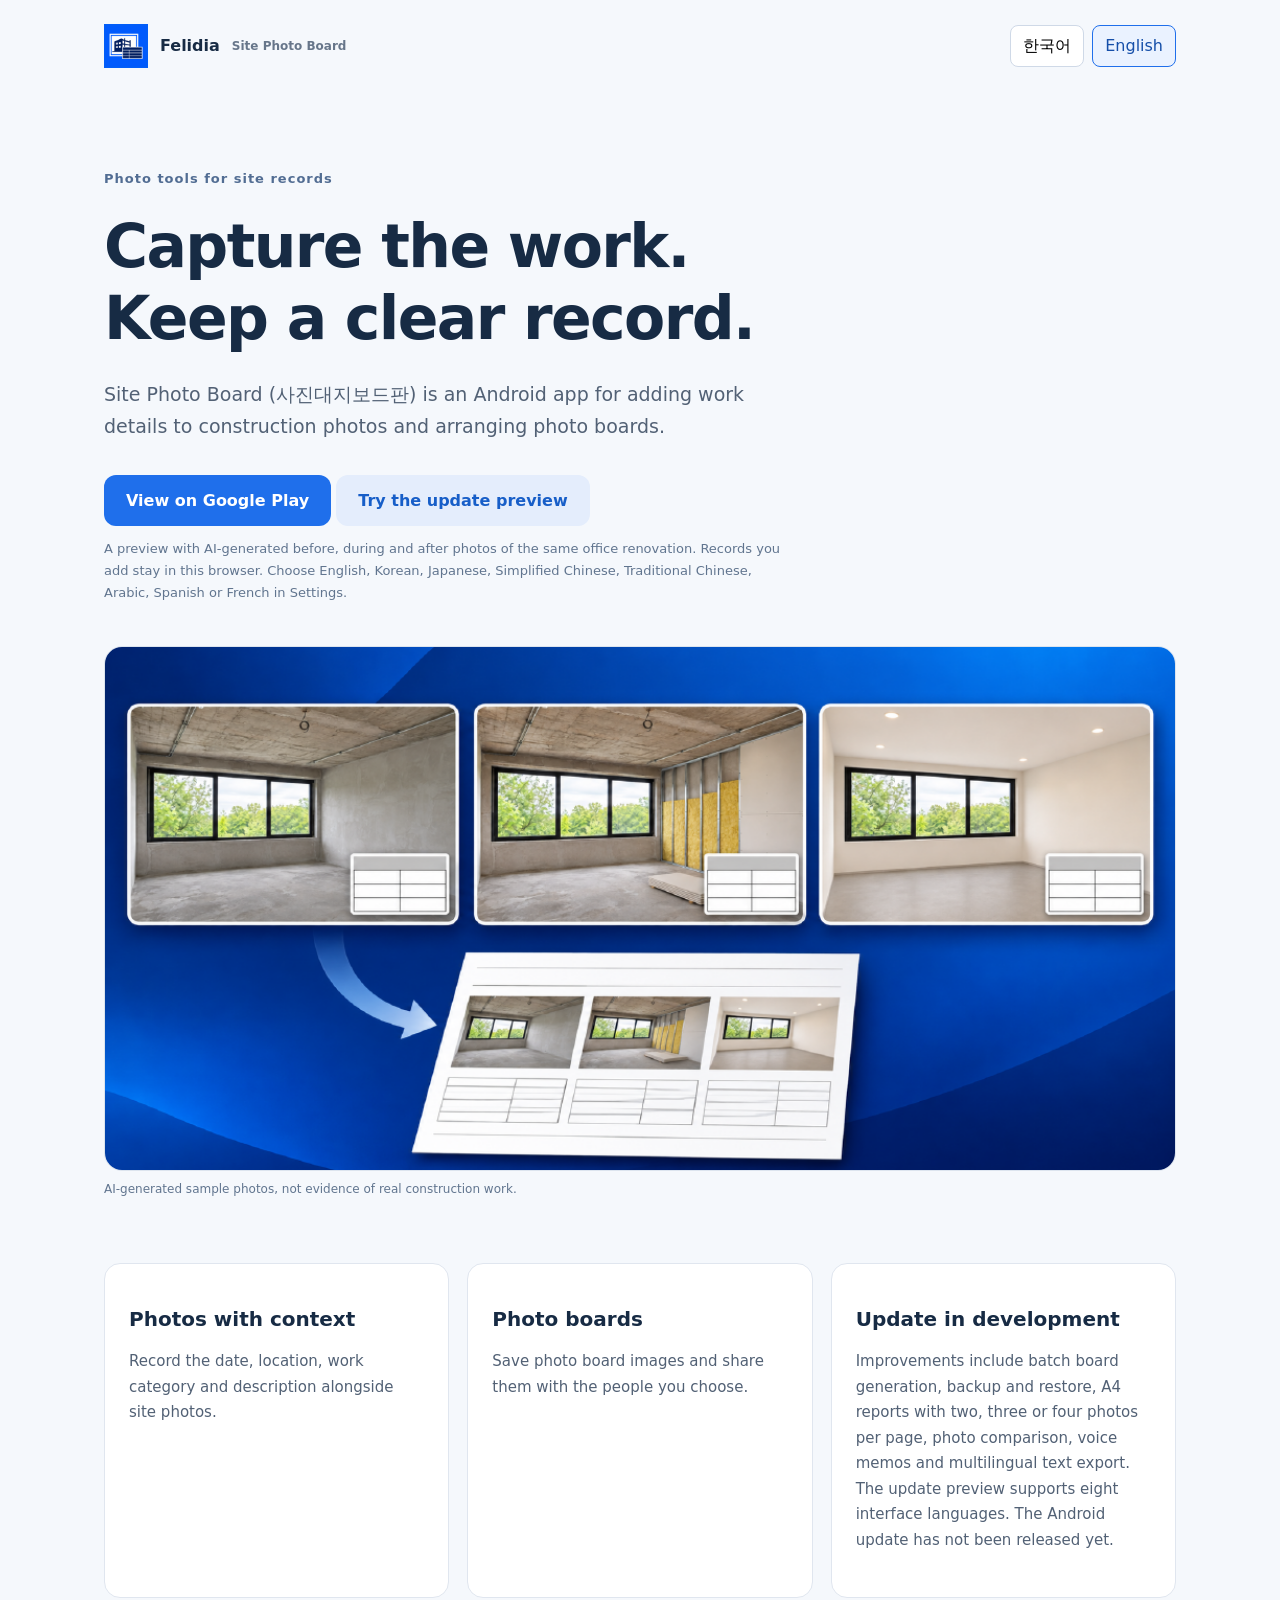
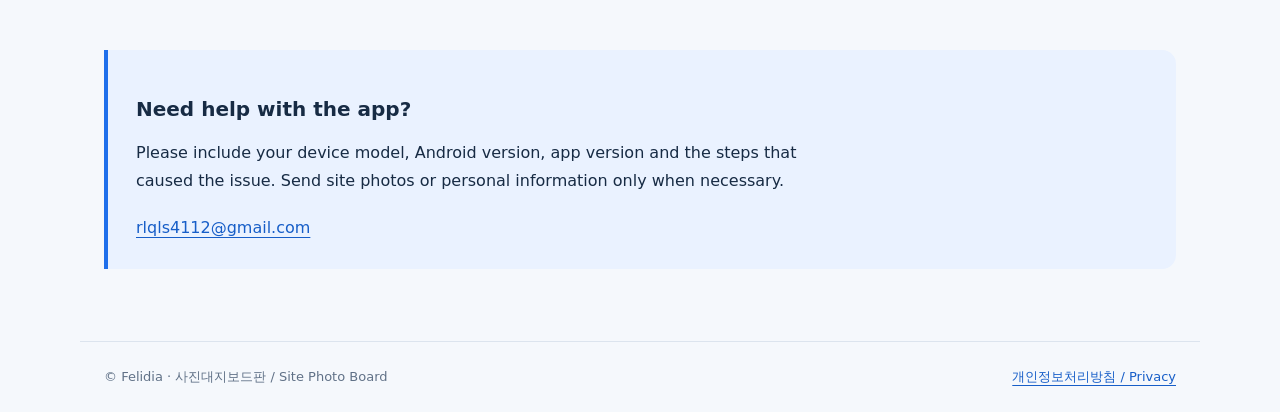
<file: index.html>
<!doctype html><html lang="ko"><head><meta charset="utf-8"><meta name="viewport" content="width=device-width,initial-scale=1"><meta name="description" content="사진대지보드판 / Site Photo Board — official app support by Felidia."><title>사진대지보드판 · Site Photo Board</title><link rel="canonical" href="https://givinkwon.github.io/"><meta property="og:title" content="사진대지보드판 · Site Photo Board"><meta property="og:description" content="현장 사진에 작업 정보를 담고 사진대지와 PDF 보고서로 정리하세요."><meta property="og:image" content="https://givinkwon.github.io/feature-v3.png"><link rel="icon" href="icon.png"><link rel="stylesheet" href="style.css"></head><body>
<header><a class="brand" href="./"><img src="icon.png" alt="" width="44" height="44">Felidia <span>Site Photo Board</span></a><nav aria-label="Language"><button type="button" data-set-lang="ko">한국어</button><button type="button" data-set-lang="en">English</button></nav></header>
<main><section data-lang="ko"><p class="eyebrow">현장 기록을 위한 사진 도구</p><h1>사진으로 남기고,<br>대지로 정리하세요.</h1><p class="lead">사진대지보드판은 공사 현장 사진에 작업 정보를 기록하고, 사진대지로 정리하는 Android 앱입니다.</p><a class="button" href="https://play.google.com/store/apps/details?id=kr.co.aicore.sitephotoboard&hl=ko">Google Play에서 보기</a> <a class="button secondary" href="preview/">개선판 미리보기</a><p class="preview-note">정식 출시 전, 같은 사무실의 시공 전·중·후를 표현한 AI 생성 예시 사진으로 실행되는 미리보기입니다. 입력한 기록은 이 브라우저에 저장됩니다. 한국어·영어·일본어·중국어 간체·번체·아랍어·스페인어·프랑스어 메뉴를 선택할 수 있습니다.</p><figure class="feature"><img src="feature-v3.png" alt="시공 전·중·후 사진을 보드판과 사진대지 보고서로 정리하는 예시" width="1024" height="500"><figcaption>AI 생성 예시 사진 · 실제 공사 증빙이 아닙니다.</figcaption></figure><div class="grid"><article><h2>사진과 작업 설명</h2><p>현장 사진에 날짜·위치·공종·작업 내용을 함께 기록합니다.</p></article><article><h2>사진대지 만들기</h2><p>기록을 사진대지 이미지로 저장하고 필요한 사람에게 직접 공유합니다.</p></article><article><h2>업데이트 준비 중</h2><p>보드판 일괄 생성, 백업·복원, A4 2·3·4장 PDF 보고서, 사진 비교, 음성메모와 다국어 출력을 개선하고 있습니다. 개선판은 아직 정식 출시 전입니다.</p></article></div><p class="related"><a href="dongsan-board-guide.html">동산보드판을 찾으셨나요? 현장 사진 도구 안내</a></p><section class="support"><h2>앱 사용 중 도움이 필요하신가요?</h2><p>문의할 때 기기 모델, Android 버전, 앱 버전과 문제가 생기는 순서를 알려주세요. 현장 사진이나 개인정보는 꼭 필요한 경우에만 보내주세요.</p><a href="mailto:rlqls4112@gmail.com?subject=%EC%82%AC%EC%A7%84%EB%8C%80%EC%A7%80%EB%B3%B4%EB%93%9C%ED%8C%90%20%EC%A7%80%EC%9B%90">rlqls4112@gmail.com</a></section></section>
<section data-lang="en" hidden><p class="eyebrow">Photo tools for site records</p><h1>Capture the work.<br>Keep a clear record.</h1><p class="lead">Site Photo Board (사진대지보드판) is an Android app for adding work details to construction photos and arranging photo boards.</p><a class="button" href="https://play.google.com/store/apps/details?id=kr.co.aicore.sitephotoboard&hl=en">View on Google Play</a> <a class="button secondary" href="preview/">Try the update preview</a><p class="preview-note">A preview with AI-generated before, during and after photos of the same office renovation. Records you add stay in this browser. Choose English, Korean, Japanese, Simplified Chinese, Traditional Chinese, Arabic, Spanish or French in Settings.</p><figure class="feature"><img src="feature-v3.png" alt="Before, during and after renovation photos organized into information boards and a photo report" width="1024" height="500"><figcaption>AI-generated sample photos, not evidence of real construction work.</figcaption></figure><div class="grid"><article><h2>Photos with context</h2><p>Record the date, location, work category and description alongside site photos.</p></article><article><h2>Photo boards</h2><p>Save photo board images and share them with the people you choose.</p></article><article><h2>Update in development</h2><p>Improvements include batch board generation, backup and restore, A4 reports with two, three or four photos per page, photo comparison, voice memos and multilingual text export. The update preview supports eight interface languages. The Android update has not been released yet.</p></article></div><section class="support"><h2>Need help with the app?</h2><p>Please include your device model, Android version, app version and the steps that caused the issue. Send site photos or personal information only when necessary.</p><a href="mailto:rlqls4112@gmail.com?subject=Site%20Photo%20Board%20support">rlqls4112@gmail.com</a></section></section></main>
<footer><span>© Felidia · 사진대지보드판 / Site Photo Board</span><a href="privacy.html">개인정보처리방침 / Privacy</a></footer><script src="language.js"></script></body></html>
</file>
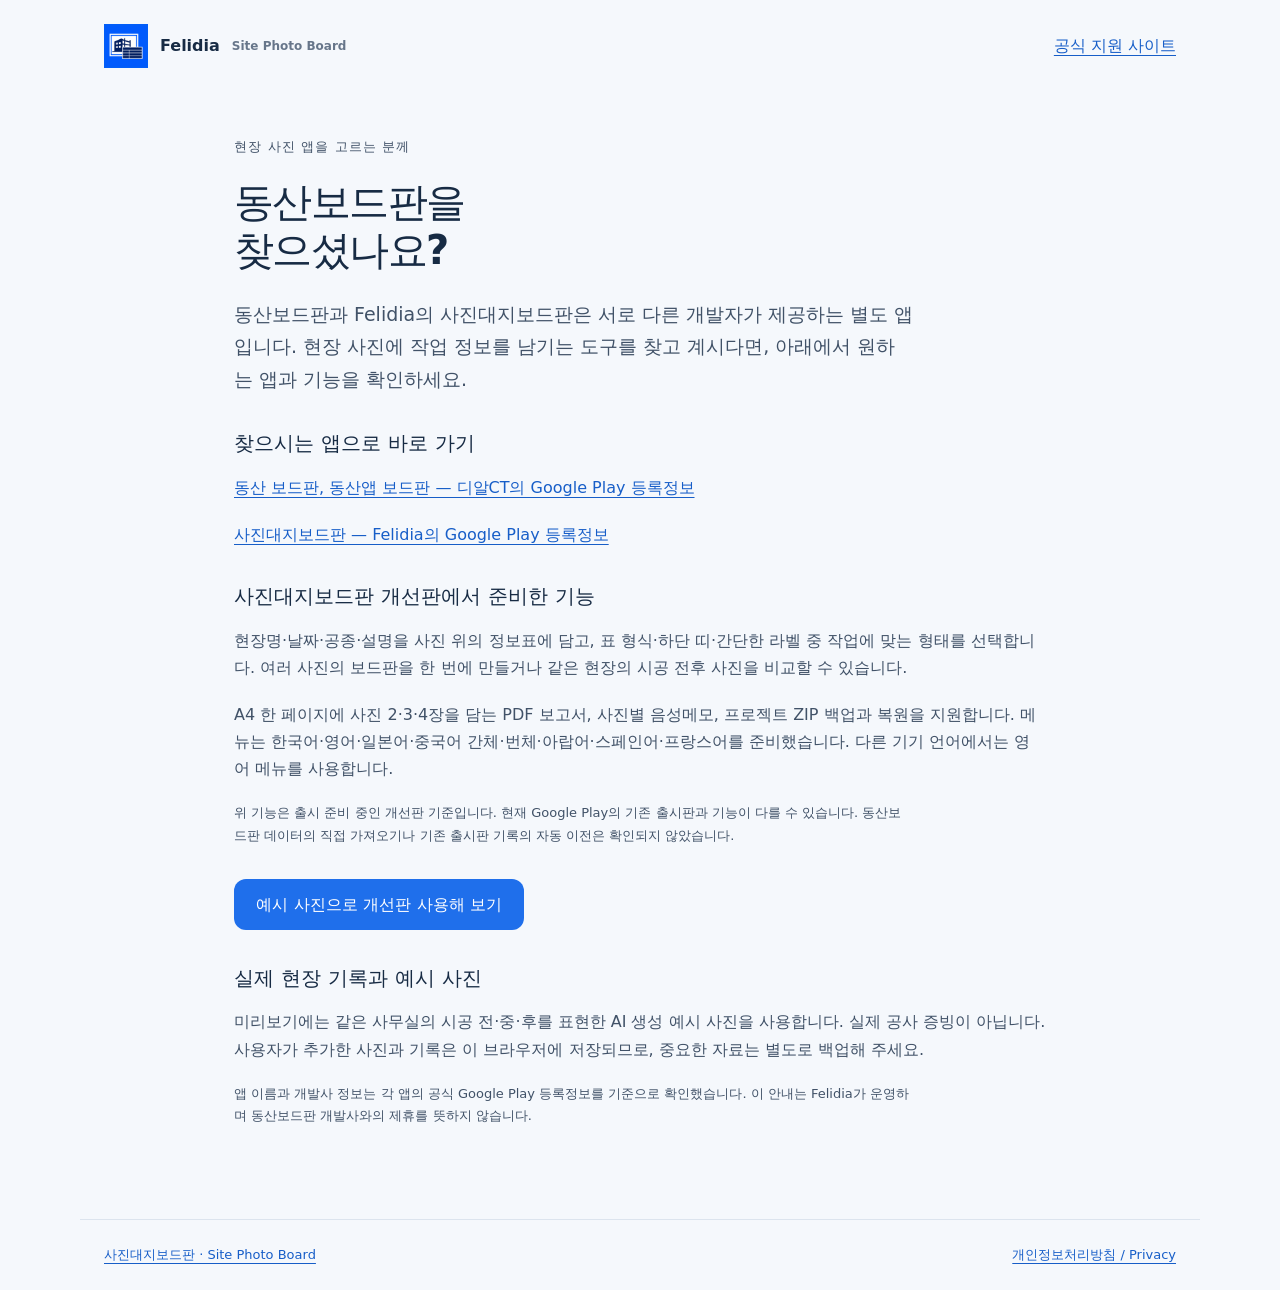
<file: dongsan-board-guide.html>
<!doctype html>
<html lang="ko"><head><meta charset="utf-8"><meta name="viewport" content="width=device-width,initial-scale=1"><title>동산보드판을 찾는 분을 위한 현장 사진 도구 안내 · 사진대지보드판</title><meta name="description" content="동산보드판과 사진대지보드판은 별도 앱입니다. 현장 사진 보드판, 시공 전후 비교, PDF 보고서와 백업 등 사진대지보드판 개선판의 기능을 살펴보세요."><link rel="canonical" href="https://givinkwon.github.io/dongsan-board-guide.html"><link rel="icon" href="icon.png"><link rel="stylesheet" href="style.css"></head><body>
<header><a class="brand" href="./"><img src="icon.png" alt="" width="44" height="44">Felidia <span>Site Photo Board</span></a><a href="./">공식 지원 사이트</a></header>
<main class="policy"><p class="eyebrow">현장 사진 앱을 고르는 분께</p><h1>동산보드판을<br>찾으셨나요?</h1><p class="lead">동산보드판과 Felidia의 사진대지보드판은 서로 다른 개발자가 제공하는 별도 앱입니다. 현장 사진에 작업 정보를 남기는 도구를 찾고 계시다면, 아래에서 원하는 앱과 기능을 확인하세요.</p>
<section><h2>찾으시는 앱으로 바로 가기</h2><p><a href="https://play.google.com/store/apps/details?id=kr.drct.dsanapps&amp;hl=ko">동산 보드판, 동산앱 보드판 — 디알CT의 Google Play 등록정보</a></p><p><a href="https://play.google.com/store/apps/details?id=kr.co.aicore.sitephotoboard&amp;hl=ko">사진대지보드판 — Felidia의 Google Play 등록정보</a></p></section>
<section><h2>사진대지보드판 개선판에서 준비한 기능</h2><p>현장명·날짜·공종·설명을 사진 위의 정보표에 담고, 표 형식·하단 띠·간단한 라벨 중 작업에 맞는 형태를 선택합니다. 여러 사진의 보드판을 한 번에 만들거나 같은 현장의 시공 전후 사진을 비교할 수 있습니다.</p><p>A4 한 페이지에 사진 2·3·4장을 담는 PDF 보고서, 사진별 음성메모, 프로젝트 ZIP 백업과 복원을 지원합니다. 메뉴는 한국어·영어·일본어·중국어 간체·번체·아랍어·스페인어·프랑스어를 준비했습니다. 다른 기기 언어에서는 영어 메뉴를 사용합니다.</p><p class="preview-note">위 기능은 출시 준비 중인 개선판 기준입니다. 현재 Google Play의 기존 출시판과 기능이 다를 수 있습니다. 동산보드판 데이터의 직접 가져오기나 기존 출시판 기록의 자동 이전은 확인되지 않았습니다.</p><a class="button" href="preview/">예시 사진으로 개선판 사용해 보기</a></section>
<section><h2>실제 현장 기록과 예시 사진</h2><p>미리보기에는 같은 사무실의 시공 전·중·후를 표현한 AI 생성 예시 사진을 사용합니다. 실제 공사 증빙이 아닙니다. 사용자가 추가한 사진과 기록은 이 브라우저에 저장되므로, 중요한 자료는 별도로 백업해 주세요.</p></section>
<p class="preview-note">앱 이름과 개발사 정보는 각 앱의 공식 Google Play 등록정보를 기준으로 확인했습니다. 이 안내는 Felidia가 운영하며 동산보드판 개발사와의 제휴를 뜻하지 않습니다.</p>
</main><footer><a href="./">사진대지보드판 · Site Photo Board</a><a href="privacy.html">개인정보처리방침 / Privacy</a></footer></body></html>
</file>
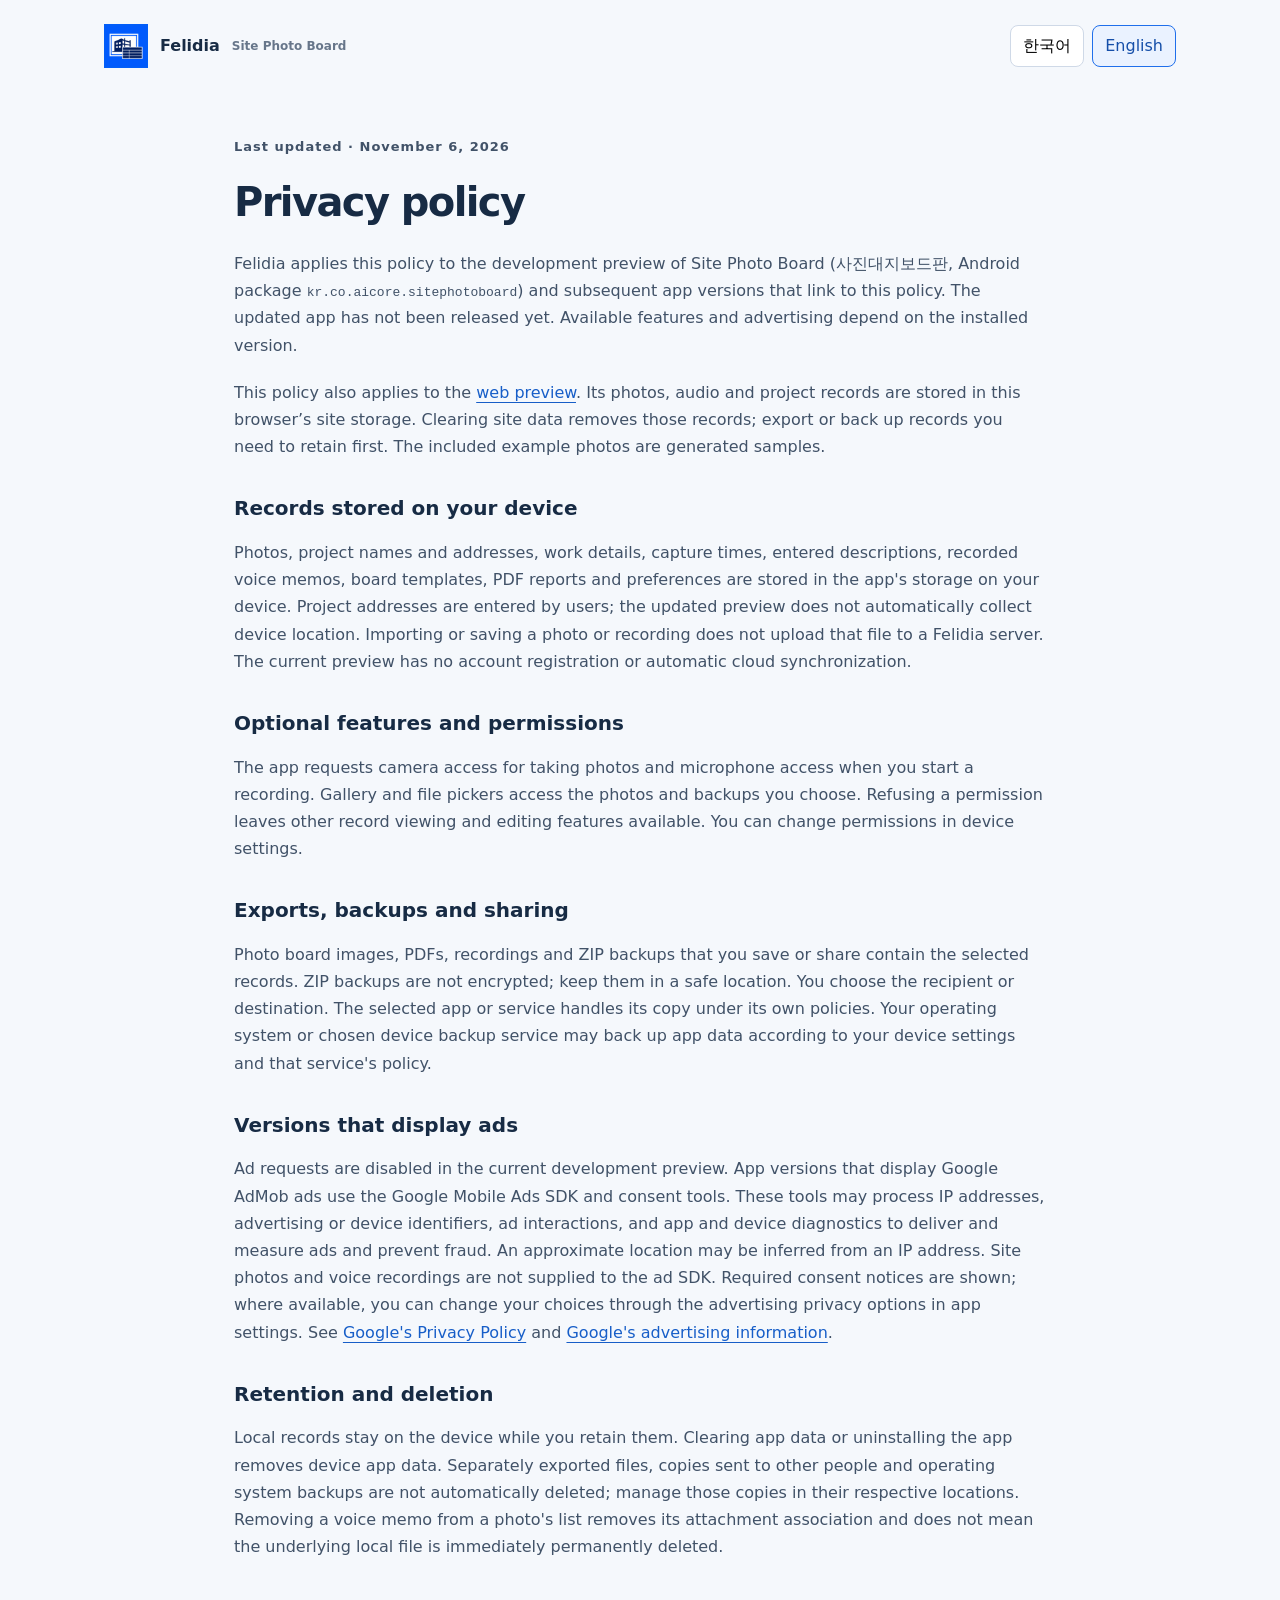
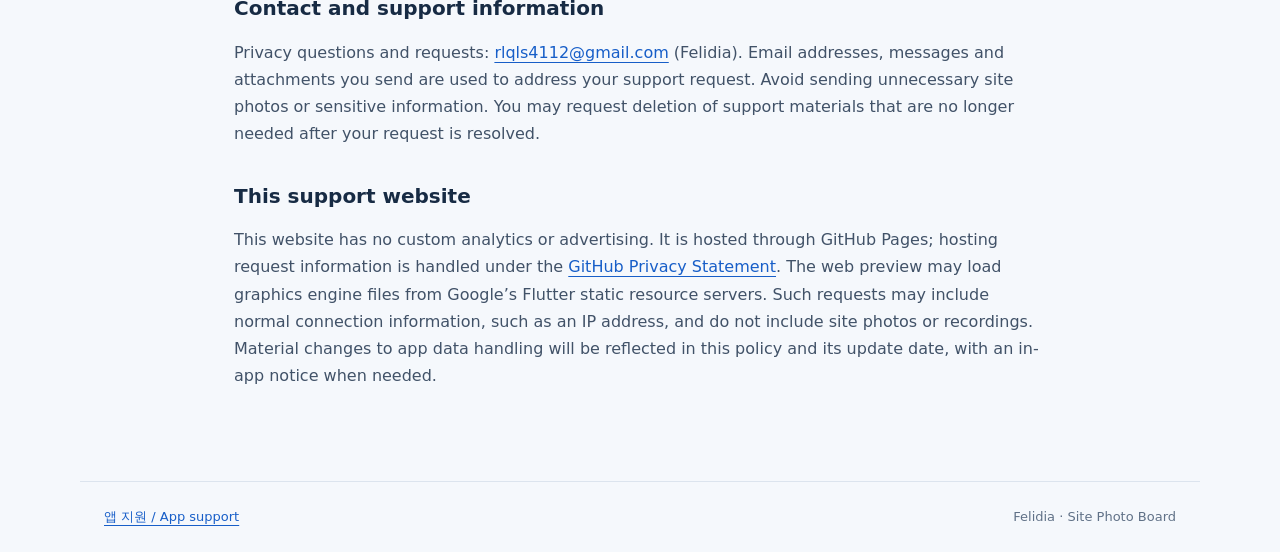
<file: privacy.html>
<!doctype html><html lang="ko"><head><meta charset="utf-8"><meta name="viewport" content="width=device-width,initial-scale=1"><title>개인정보처리방침 · Site Photo Board Privacy</title><link rel="icon" href="icon.png"><link rel="stylesheet" href="style.css"></head><body>
<header><a class="brand" href="./"><img src="icon.png" alt="" width="44" height="44">Felidia <span>Site Photo Board</span></a><nav aria-label="Language"><button type="button" data-set-lang="ko">한국어</button><button type="button" data-set-lang="en">English</button></nav></header>
<main class="policy"><section data-lang="ko"><p class="eyebrow">최종 업데이트 · 2026년 11월 6일</p><h1>개인정보처리방침</h1><p>Felidia는 사진대지보드판(Site Photo Board, Android 패키지 <code>kr.co.aicore.sitephotoboard</code>)의 개선판 프리뷰와 이후 이 방침을 연결하는 앱 버전에 아래 내용을 적용합니다. 개선판은 현재 정식 출시 전이며, 기능 및 광고 제공 여부는 설치한 버전에 따라 다릅니다.</p>
<p>이 방침은 <a href="preview/">웹 미리보기</a>에도 적용됩니다. 웹 미리보기의 사진과 녹음, 현장 기록은 사용하는 브라우저의 사이트 저장공간에 저장됩니다. 브라우저의 사이트 데이터를 지우면 해당 기록이 삭제되므로 필요한 기록은 먼저 내보내거나 백업하세요. 예시 사진은 생성된 샘플입니다.</p><h2>기기에 저장하는 기록</h2><p>사진, 현장 이름·주소·작업 내용, 촬영 시각, 사용자가 입력한 설명, 녹음한 음성메모, 보드 서식, PDF 보고서와 설정은 기기의 앱 저장공간에 저장됩니다. 현장 주소는 사용자가 입력하는 기록이며 기기 위치를 자동 수집하는 기능은 현재 개선판에서 사용하지 않습니다. 사진이나 녹음을 가져오거나 저장하는 동작만으로 이 파일들을 Felidia 서버에 업로드하지 않습니다. 현재 개선판에는 회원가입 또는 자동 클라우드 동기화가 없습니다.</p>
<h2>선택한 기능과 권한</h2><p>카메라는 촬영할 때, 마이크는 녹음을 시작할 때 요청합니다. 갤러리와 파일 선택기는 사용자가 고른 사진·백업에 접근합니다. 권한을 거부해도 관련 기능 외의 현장 기록 열람과 편집을 이용할 수 있습니다. 권한은 기기 설정에서 변경할 수 있습니다.</p>
<h2>내보내기·백업·공유</h2><p>사용자가 저장하거나 공유한 사진대지, PDF, 녹음 파일과 ZIP 백업에는 선택한 현장 기록이 포함됩니다. ZIP 백업은 암호화되지 않으므로 안전한 곳에 보관하세요. 공유 대상을 직접 선택하며, 선택한 앱·서비스의 보관 및 처리에는 해당 서비스의 방침이 적용됩니다. 운영체제나 사용자가 선택한 기기 백업 서비스가 앱 데이터를 백업할 수 있으며 해당 기기 설정과 서비스 방침을 따릅니다.</p>
<h2>광고를 제공하는 버전</h2><p>현재 개발 프리뷰에서는 광고 요청이 비활성화되어 있습니다. Google AdMob 광고를 제공하는 앱 버전에서는 Google Mobile Ads SDK와 동의 관리 도구를 사용합니다. 해당 SDK는 광고 제공·측정·부정행위 방지를 위해 IP 주소, 광고 식별자 또는 기기 식별자, 광고와의 상호작용, 앱 및 기기 진단 정보를 처리할 수 있습니다. IP 주소에서 대략적인 위치가 추정될 수 있습니다. 현장 사진과 녹음 파일은 광고 SDK에 제공하지 않습니다. 필요한 동의 안내가 표시되며, 제공되는 경우 앱 설정의 광고 개인정보 옵션에서 선택을 변경할 수 있습니다. 자세한 내용은 <a href="https://policies.google.com/privacy">Google 개인정보처리방침</a>과 <a href="https://policies.google.com/technologies/ads">Google 광고 안내</a>를 확인하세요.</p>
<h2>보관과 삭제</h2><p>앱의 로컬 기록은 사용자가 유지하는 동안 저장됩니다. 앱 데이터 삭제 또는 앱 제거로 기기의 앱 데이터를 삭제할 수 있습니다. 별도로 내보낸 파일, 다른 사람에게 보낸 파일과 운영체제 백업은 자동 삭제되지 않으므로 해당 위치에서도 직접 관리해야 합니다. 음성메모의 ‘목록에서 제거’는 사진과의 연결을 제거하는 기능이며 기기 저장공간의 원본 파일을 즉시 영구 삭제한다는 뜻은 아닙니다.</p>
<h2>문의와 지원 정보</h2><p>개인정보 관련 문의 및 요청: <a href="mailto:rlqls4112@gmail.com">rlqls4112@gmail.com</a> (Felidia). 지원 이메일로 보내신 주소·메시지·첨부파일은 문의 처리에 사용됩니다. 불필요한 현장 사진이나 민감한 정보는 보내지 마세요. 문의 처리 후 불필요한 지원 자료의 삭제를 요청할 수 있습니다.</p>
<h2>지원 웹사이트</h2><p>이 사이트에는 자체 분석 도구나 광고가 없습니다. GitHub Pages를 통해 제공되며 호스팅 과정의 요청 정보 처리는 <a href="https://docs.github.com/en/site-policy/privacy-policies/github-general-privacy-statement">GitHub 개인정보처리방침</a>을 따릅니다. 웹 미리보기의 그래픽 실행 파일을 Google의 Flutter 정적 리소스 서버에서 불러올 수 있습니다. 이 요청에는 IP 주소 등 일반적인 접속 정보가 포함될 수 있으며, 현장 사진이나 녹음 내용은 포함되지 않습니다. 앱의 중요한 처리 내용이 변경되면 이 페이지의 날짜와 내용을 갱신하고 필요한 경우 앱 안에서 안내합니다.</p></section>
<section data-lang="en" hidden><p class="eyebrow">Last updated · November 6, 2026</p><h1>Privacy policy</h1><p>Felidia applies this policy to the development preview of Site Photo Board (사진대지보드판, Android package <code>kr.co.aicore.sitephotoboard</code>) and subsequent app versions that link to this policy. The updated app has not been released yet. Available features and advertising depend on the installed version.</p>
<p>This policy also applies to the <a href="preview/">web preview</a>. Its photos, audio and project records are stored in this browser’s site storage. Clearing site data removes those records; export or back up records you need to retain first. The included example photos are generated samples.</p><h2>Records stored on your device</h2><p>Photos, project names and addresses, work details, capture times, entered descriptions, recorded voice memos, board templates, PDF reports and preferences are stored in the app's storage on your device. Project addresses are entered by users; the updated preview does not automatically collect device location. Importing or saving a photo or recording does not upload that file to a Felidia server. The current preview has no account registration or automatic cloud synchronization.</p>
<h2>Optional features and permissions</h2><p>The app requests camera access for taking photos and microphone access when you start a recording. Gallery and file pickers access the photos and backups you choose. Refusing a permission leaves other record viewing and editing features available. You can change permissions in device settings.</p>
<h2>Exports, backups and sharing</h2><p>Photo board images, PDFs, recordings and ZIP backups that you save or share contain the selected records. ZIP backups are not encrypted; keep them in a safe location. You choose the recipient or destination. The selected app or service handles its copy under its own policies. Your operating system or chosen device backup service may back up app data according to your device settings and that service's policy.</p>
<h2>Versions that display ads</h2><p>Ad requests are disabled in the current development preview. App versions that display Google AdMob ads use the Google Mobile Ads SDK and consent tools. These tools may process IP addresses, advertising or device identifiers, ad interactions, and app and device diagnostics to deliver and measure ads and prevent fraud. An approximate location may be inferred from an IP address. Site photos and voice recordings are not supplied to the ad SDK. Required consent notices are shown; where available, you can change your choices through the advertising privacy options in app settings. See <a href="https://policies.google.com/privacy">Google's Privacy Policy</a> and <a href="https://policies.google.com/technologies/ads">Google's advertising information</a>.</p>
<h2>Retention and deletion</h2><p>Local records stay on the device while you retain them. Clearing app data or uninstalling the app removes device app data. Separately exported files, copies sent to other people and operating system backups are not automatically deleted; manage those copies in their respective locations. Removing a voice memo from a photo's list removes its attachment association and does not mean the underlying local file is immediately permanently deleted.</p>
<h2>Contact and support information</h2><p>Privacy questions and requests: <a href="mailto:rlqls4112@gmail.com">rlqls4112@gmail.com</a> (Felidia). Email addresses, messages and attachments you send are used to address your support request. Avoid sending unnecessary site photos or sensitive information. You may request deletion of support materials that are no longer needed after your request is resolved.</p>
<h2>This support website</h2><p>This website has no custom analytics or advertising. It is hosted through GitHub Pages; hosting request information is handled under the <a href="https://docs.github.com/en/site-policy/privacy-policies/github-general-privacy-statement">GitHub Privacy Statement</a>. The web preview may load graphics engine files from Google’s Flutter static resource servers. Such requests may include normal connection information, such as an IP address, and do not include site photos or recordings. Material changes to app data handling will be reflected in this policy and its update date, with an in-app notice when needed.</p></section></main>
<footer><a href="./">앱 지원 / App support</a><span>Felidia · Site Photo Board</span></footer><script src="language.js"></script></body></html>
</file>
<file: style.css>
:root{font-family:system-ui,-apple-system,"Segoe UI",sans-serif;color:#172b44;background:#f5f8fc;font-synthesis:none;line-height:1.7}*{box-sizing:border-box}body{margin:0}header,main,footer{max-width:1120px;margin:auto;padding:24px}header{display:flex;align-items:center;justify-content:space-between;gap:20px}.brand{display:flex;align-items:center;gap:12px;font-weight:750;text-decoration:none;color:#172b44}.brand span{font-size:12px;color:#67768a}nav{display:flex;gap:8px}button{font:inherit;border:1px solid #cfd9e7;border-radius:8px;background:white;padding:6px 12px;cursor:pointer}button[aria-pressed=true]{background:#eaf2ff;border-color:#1f6feb;color:#164fa9}main{padding-top:64px;padding-bottom:72px}h1{font-size:clamp(32px,5vw,60px);line-height:1.2;letter-spacing:-1.6px;margin:20px 0 24px}h2{font-size:20px;line-height:1.4}p{margin:12px 0 20px}a{color:#175ec8;text-underline-offset:4px}.eyebrow{font-size:13px;letter-spacing:1px;color:#526d93;font-weight:650}.lead{font-size:19px;max-width:680px;color:#526175}.button{display:inline-block;color:white;background:#1f6feb;padding:12px 22px;border-radius:12px;text-decoration:none;font-weight:650;margin-top:12px}.grid{display:grid;grid-template-columns:repeat(3,minmax(0,1fr));gap:18px;margin-top:64px}article{background:white;border:1px solid #e0e6ef;border-radius:16px;padding:24px}article p{font-size:15px;color:#526175}.support{margin-top:52px;padding:28px;border-left:4px solid #1f6feb;background:#eaf2ff;border-radius:0 14px 14px 0}.support p{max-width:720px}.policy{max-width:860px;padding-top:32px}.policy h1{font-size:40px}.policy h2{margin-top:34px}.policy p{color:#415268}code{overflow-wrap:anywhere}footer{border-top:1px solid #dce4ee;display:flex;justify-content:space-between;gap:20px;flex-wrap:wrap;font-size:13px;color:#607187}a:focus-visible,button:focus-visible{outline:3px solid #ffbf47;outline-offset:4px}[hidden]{display:none!important}@media(max-width:650px){header{align-items:flex-start;flex-wrap:wrap}.brand span{display:none}main{padding-top:30px}.grid{grid-template-columns:1fr;margin-top:38px}.support{padding:20px}footer{padding-bottom:32px}.policy h1{font-size:32px}}

.secondary{color:#175ec8;background:#e4edfc}.preview-note{font-size:13px;color:#61758f;max-width:680px}

.feature{margin:42px 0 0}.feature img{display:block;width:100%;height:auto;border-radius:18px;border:1px solid #dce4ee}.feature figcaption{font-size:12px;color:#61758f;margin-top:8px}.related{margin-top:32px;font-size:14px}
</file>
